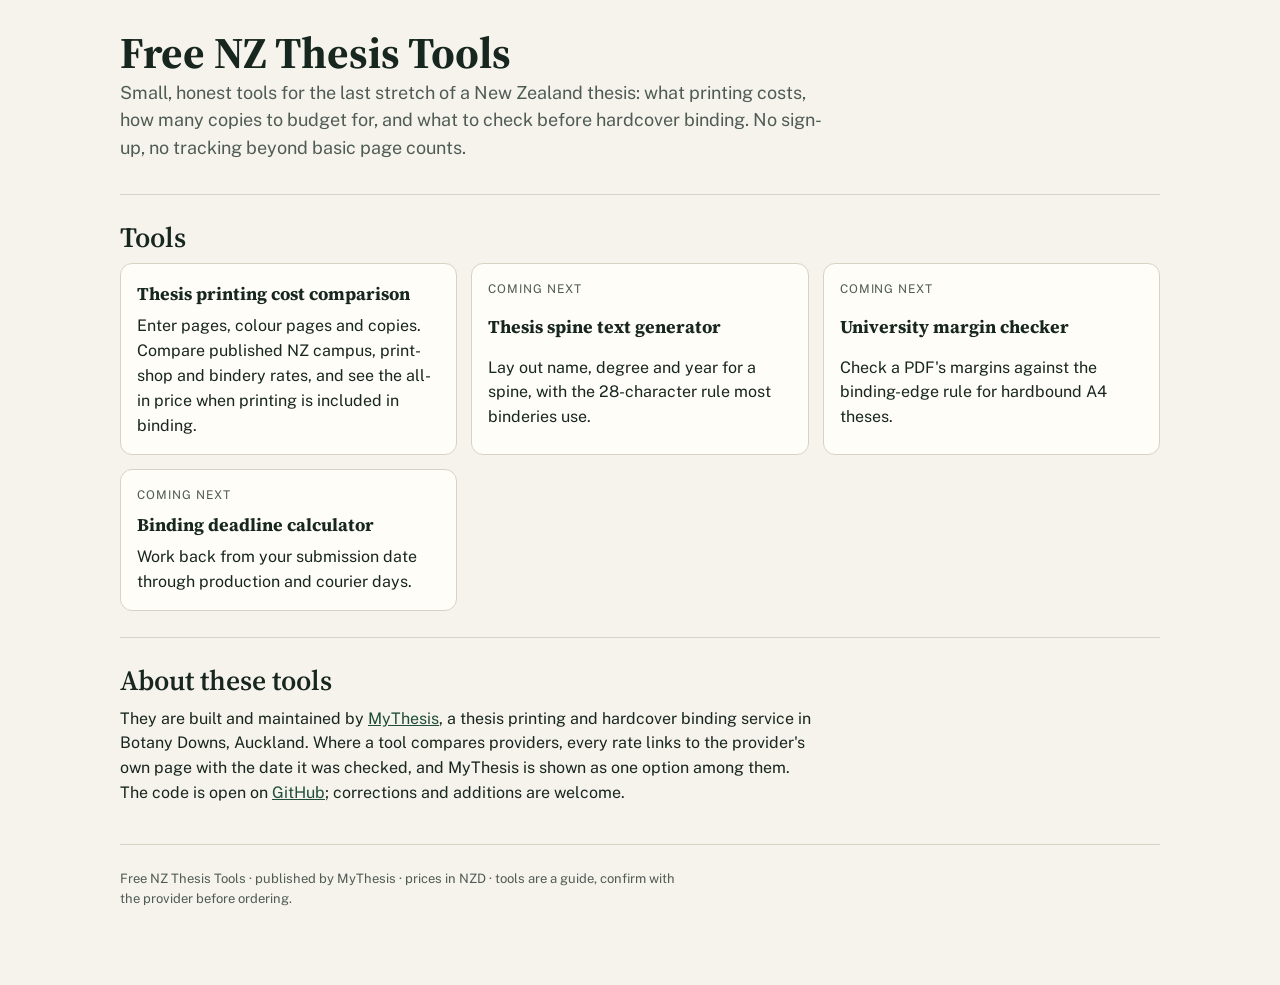
<file: index.html>
<!doctype html>
<html lang="en-NZ">
<head>
<meta charset="utf-8">
<meta name="viewport" content="width=device-width,initial-scale=1,viewport-fit=cover">
<title>Free NZ Thesis Tools: printing cost, binding and submission helpers for New Zealand students</title>
<meta name="description" content="Free, no-sign-up tools for New Zealand thesis students: compare thesis printing costs, plan copies and budget, and get ready for hardcover binding. Published by MyThesis, Auckland.">
<link rel="canonical" href="https://tools.mythesis.co.nz/">
<meta property="og:title" content="Free NZ Thesis Tools">
<meta property="og:description" content="Free tools for New Zealand thesis students: printing cost comparison, copies and budget planning, binding preparation.">
<meta property="og:type" content="website">
<meta property="og:url" content="https://tools.mythesis.co.nz/">
<meta name="robots" content="index,follow">
<link rel="stylesheet" href="https://fonts.googleapis.com/css2?family=Source+Serif+4:opsz,wght@8..60,600;8..60,700&family=Public+Sans:wght@400;500;600&display=swap">
<link rel="stylesheet" href="assets/tools.css">
<script type="application/ld+json">{"@context":"https://schema.org","@type":"WebSite","name":"Free NZ Thesis Tools","url":"https://tools.mythesis.co.nz/","publisher":{"@type":"Organization","name":"MyThesis","url":"https://mythesis.co.nz/"}}</script>
</head>
<body>
<header class="top"><div class="wrap">
  <h1>Free NZ Thesis Tools</h1>
  <p class="lead">Small, honest tools for the last stretch of a New Zealand thesis: what printing costs, how many copies to budget for, and what to check before hardcover binding. No sign-up, no tracking beyond basic page counts.</p>
</div></header>
<main class="wrap">
  <section>
    <h2>Tools</h2>
    <div class="tools">
      <a class="tool" href="thesis-printing-cost/"><strong>Thesis printing cost comparison</strong><span>Enter pages, colour pages and copies. Compare published NZ campus, print-shop and bindery rates, and see the all-in price when printing is included in binding.</span></a>
      <div class="tool"><span class="soon">Coming next</span><strong>Thesis spine text generator</strong><span>Lay out name, degree and year for a spine, with the 28-character rule most binderies use.</span></div>
      <div class="tool"><span class="soon">Coming next</span><strong>University margin checker</strong><span>Check a PDF's margins against the binding-edge rule for hardbound A4 theses.</span></div>
      <div class="tool"><span class="soon">Coming next</span><strong>Binding deadline calculator</strong><span>Work back from your submission date through production and courier days.</span></div>
    </div>
  </section>
  <section>
    <h2>About these tools</h2>
    <p>They are built and maintained by <a href="https://mythesis.co.nz/?utm_source=tools&utm_medium=referral&utm_campaign=tools_index">MyThesis</a>, a thesis printing and hardcover binding service in Botany Downs, Auckland. Where a tool compares providers, every rate links to the provider's own page with the date it was checked, and MyThesis is shown as one option among them. The code is open on <a href="https://github.com/kookniess/nz-thesis-tools">GitHub</a>; corrections and additions are welcome.</p>
  </section>
</main>
<footer class="wrap foot"><p>Free NZ Thesis Tools · published by MyThesis · prices in NZD · tools are a guide, confirm with the provider before ordering.</p></footer>
</body>
</html>
</file>
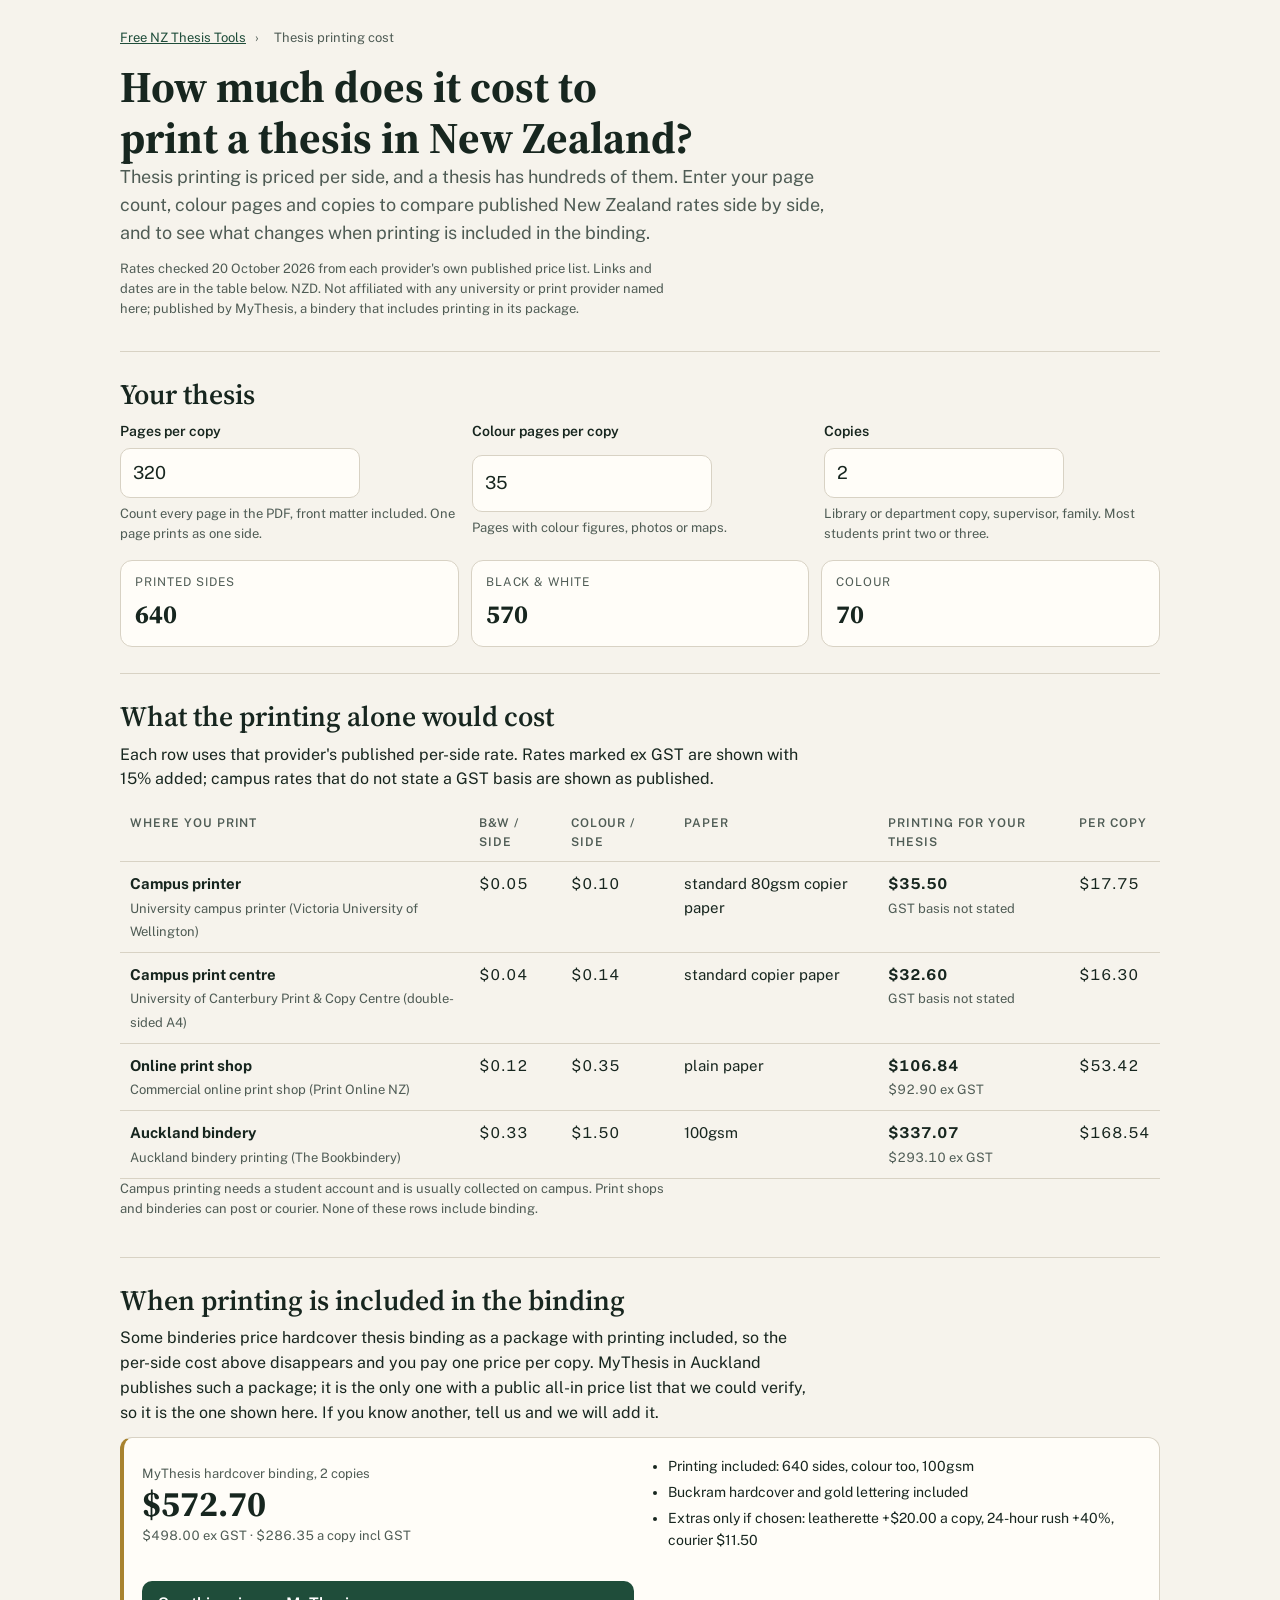
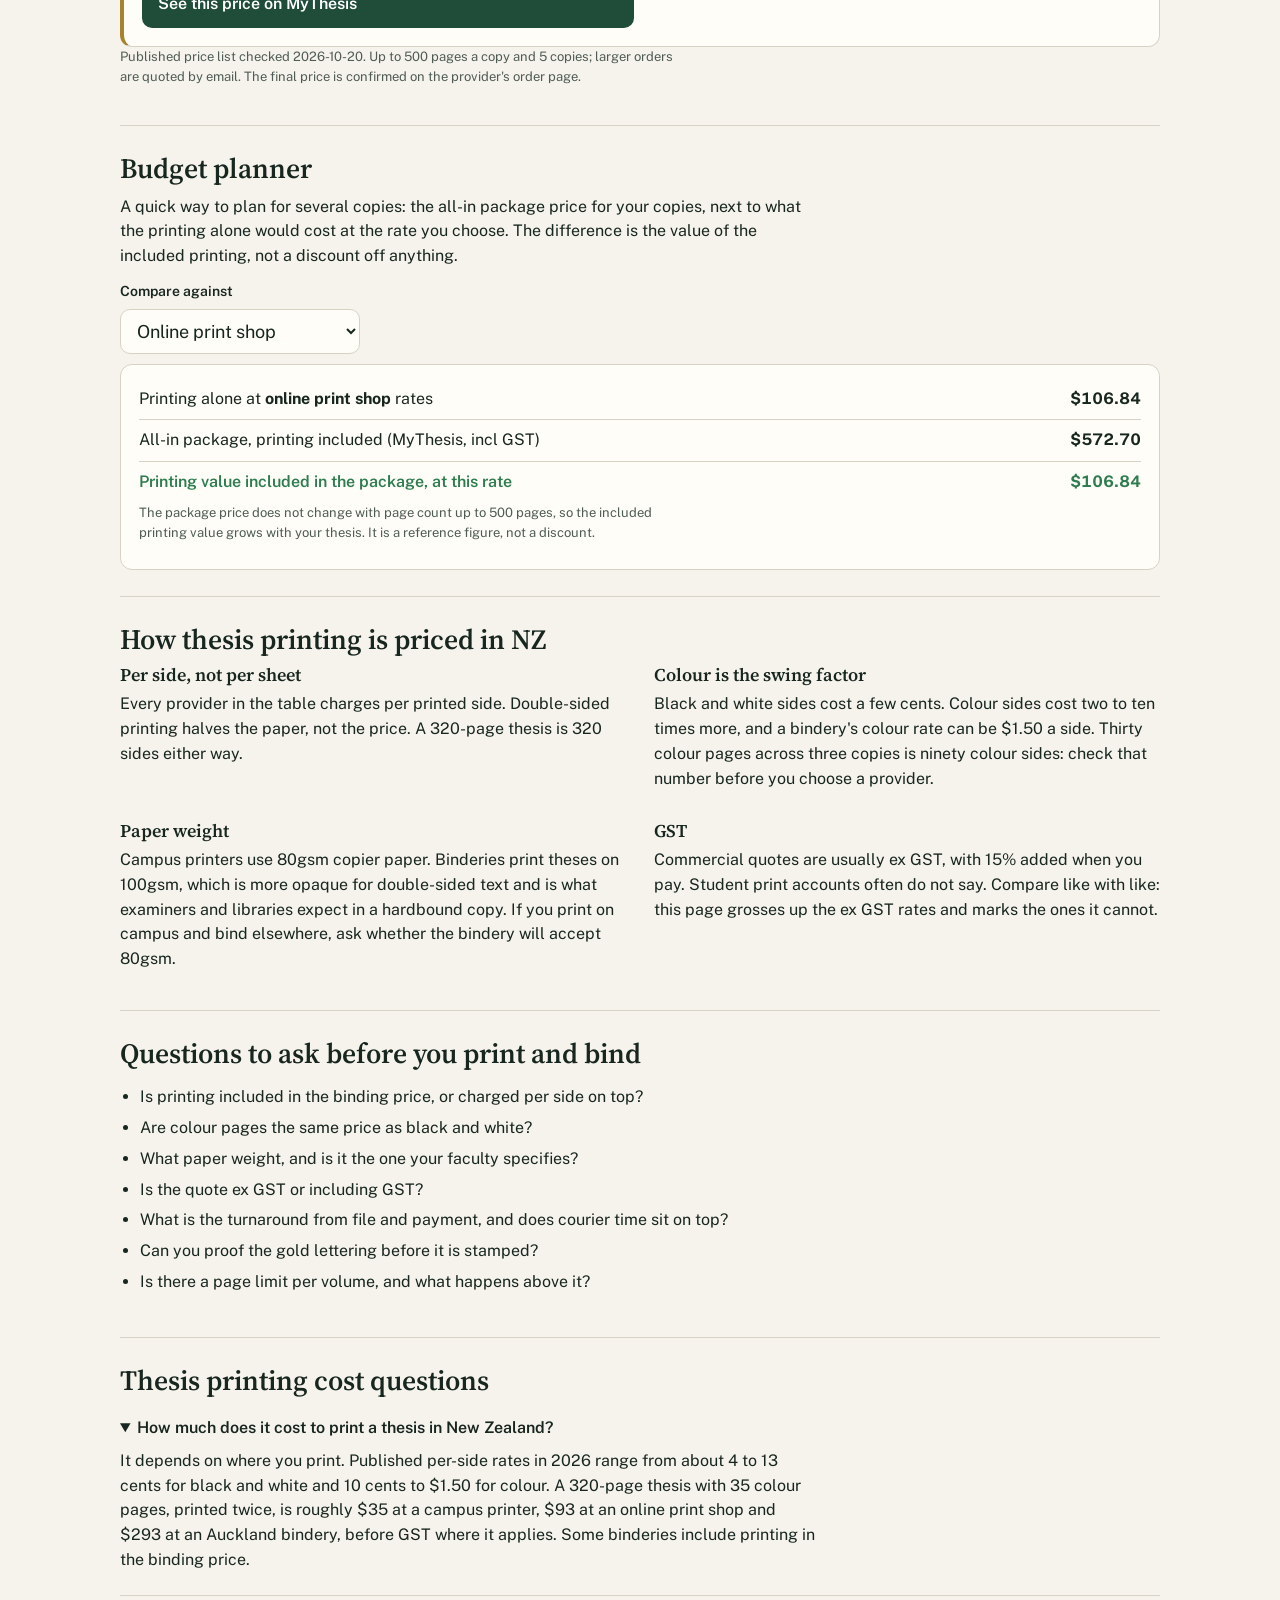
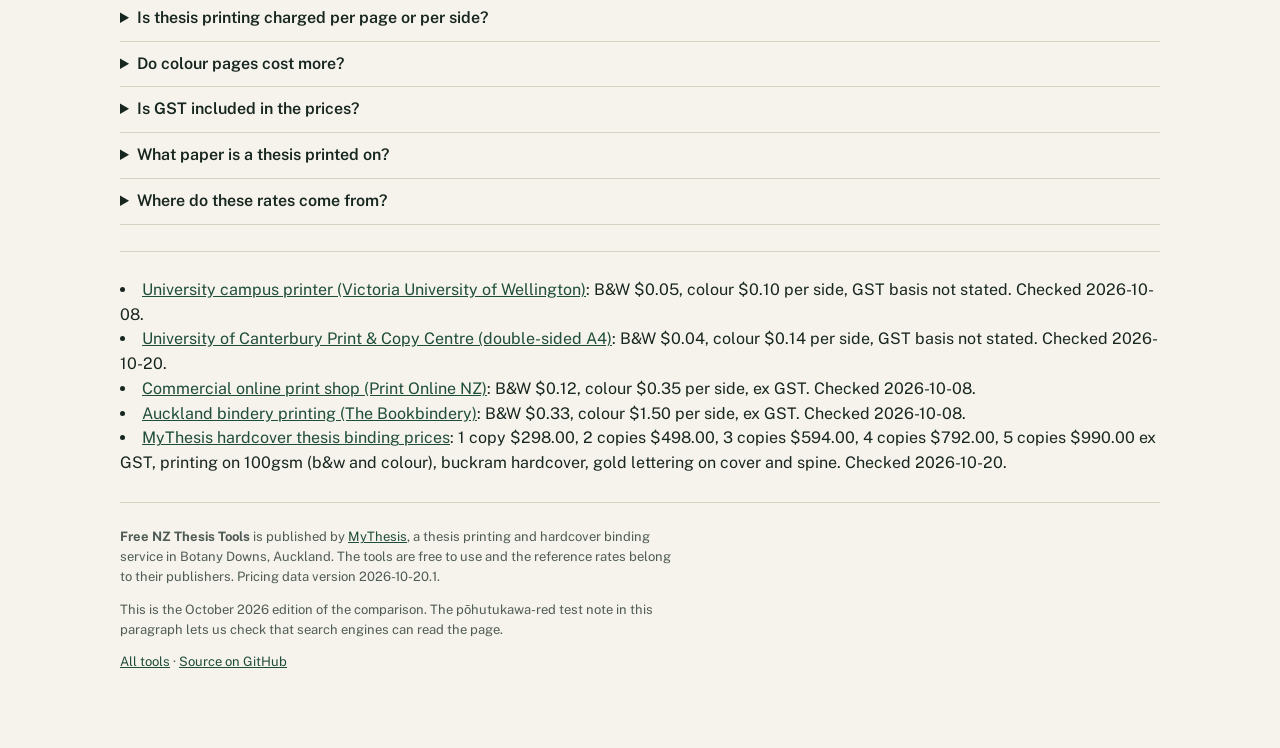
<file: thesis-printing-cost/index.html>
<!doctype html>
<html lang="en-NZ">
<head>
<meta charset="utf-8">
<meta name="viewport" content="width=device-width,initial-scale=1,viewport-fit=cover">
<title>Thesis Printing Cost NZ: Compare Campus, Print Shop and Bindery Rates | Free NZ Thesis Tools</title>
<meta name="description" content="How much does it cost to print a thesis in New Zealand? Enter your pages, colour pages and copies to compare published per-side rates at campus printers, print shops and binderies, and see when printing is included in binding.">
<link rel="canonical" href="https://tools.mythesis.co.nz/thesis-printing-cost/">
<meta property="og:title" content="Thesis Printing Cost NZ: compare campus, print shop and bindery rates">
<meta property="og:description" content="Enter pages, colour pages and copies. See what printing a thesis costs at published NZ rates, and the all-in price when printing is included in hardcover binding.">
<meta property="og:type" content="website">
<meta property="og:url" content="https://tools.mythesis.co.nz/thesis-printing-cost/">
<meta name="robots" content="index,follow,max-image-preview:large">
<link rel="stylesheet" href="https://fonts.googleapis.com/css2?family=Source+Serif+4:opsz,wght@8..60,600;8..60,700&family=Public+Sans:wght@400;500;600&display=swap">
<link rel="stylesheet" href="../assets/tools.css">
<script type="application/ld+json">
{"@context": "https://schema.org", "@graph": [{"@type": "WebApplication", "name": "NZ Thesis Printing Cost Comparison", "url": "https://tools.mythesis.co.nz/thesis-printing-cost/", "applicationCategory": "UtilitiesApplication", "operatingSystem": "Any", "offers": {"@type": "Offer", "price": "0", "priceCurrency": "NZD"}, "publisher": {"@type": "Organization", "name": "MyThesis", "url": "https://mythesis.co.nz/"}, "description": "Compare what it costs to print a thesis in New Zealand at published campus, print-shop and bindery rates, and the all-in price when printing is included in hardcover binding."}, {"@type": "FAQPage", "mainEntity": [{"@type": "Question", "name": "How much does it cost to print a thesis in New Zealand?", "acceptedAnswer": {"@type": "Answer", "text": "It depends on where you print. Published per-side rates in 2026 range from about 4 to 13 cents for black and white and 10 cents to $1.50 for colour, so a 320-page thesis with 35 colour pages printed twice costs roughly $35 at a campus printer, $93 at an online print shop and $293 at an Auckland bindery, before GST where applicable. Some binderies include printing in the hardcover binding price."}}, {"@type": "Question", "name": "Is thesis printing charged per page or per side?", "acceptedAnswer": {"@type": "Answer", "text": "Nearly every NZ provider charges per printed side. A double-sided A4 sheet is two sides, so a 320-page thesis is 320 sides on 160 sheets."}}, {"@type": "Question", "name": "Do colour pages cost more to print?", "acceptedAnswer": {"@type": "Answer", "text": "At campus printers and print shops, yes: colour is typically two to five times the black-and-white rate per side. Some binding packages include colour pages at no extra charge."}}, {"@type": "Question", "name": "Is GST included in NZ printing prices?", "acceptedAnswer": {"@type": "Answer", "text": "Commercial print shops and binderies usually quote prices excluding GST and add 15% at payment. University print accounts often do not state the GST basis. This tool shows which rates are ex GST and grosses them up."}}, {"@type": "Question", "name": "What paper is a thesis printed on?", "acceptedAnswer": {"@type": "Answer", "text": "Campus printers use standard 80gsm copier paper. Binderies that print theses typically use heavier 100gsm paper, which is more opaque for double-sided printing and is what most NZ universities expect for hardbound copies."}}]}]}
</script>
</head>
<body>
<a class="skip" href="#tool">Skip to the comparison</a>
<header class="top">
  <div class="wrap">
    <nav class="crumbs"><a href="../">Free NZ Thesis Tools</a> <span>›</span> <span>Thesis printing cost</span></nav>
    <h1>How much does it cost to print a thesis in New Zealand?</h1>
    <p class="lead">Thesis printing is priced per side, and a thesis has hundreds of them. Enter your page count, colour pages and copies to compare published New Zealand rates side by side, and to see what changes when printing is included in the binding.</p>
    <p class="meta">Rates checked <span id="asof"></span> from each provider's own published price list. Links and dates are in the table below. NZD. Not affiliated with any university or print provider named here; published by MyThesis, a bindery that includes printing in its package.</p>
  </div>
</header>

<main class="wrap">
<section id="tool" aria-labelledby="tool-h">
  <h2 id="tool-h">Your thesis</h2>
  <form class="inputs" id="form" autocomplete="off">
    <div class="field"><label for="pages">Pages per copy</label><input type="number" id="pages" inputmode="numeric" min="10" max="500" step="1" value="320"><span class="hint">Count every page in the PDF, front matter included. One page prints as one side.</span><span class="err" id="pages-err" hidden></span></div>
    <div class="field"><label for="colour">Colour pages per copy</label><input type="number" id="colour" inputmode="numeric" min="0" max="500" step="1" value="35"><span class="hint">Pages with colour figures, photos or maps.</span><span class="err" id="colour-err" hidden></span></div>
    <div class="field"><label for="copies">Copies</label><input type="number" id="copies" inputmode="numeric" min="1" max="20" step="1" value="2"><span class="hint">Library or department copy, supervisor, family. Most students print two or three.</span><span class="err" id="copies-err" hidden></span></div>
  </form>
  <div class="sides" aria-live="polite"><div><span class="k">Printed sides</span><strong id="s-total" class="num"></strong></div><div><span class="k">Black &amp; white</span><strong id="s-bw" class="num"></strong></div><div><span class="k">Colour</span><strong id="s-col" class="num"></strong></div></div>
</section>

<section id="compare" aria-labelledby="cmp-h">
  <h2 id="cmp-h">What the printing alone would cost</h2>
  <p>Each row uses that provider's published per-side rate. Rates marked ex GST are shown with 15% added; campus rates that do not state a GST basis are shown as published.</p>
  <div class="tbl"><table id="cmp"><thead><tr><th>Where you print</th><th>B&amp;W / side</th><th>Colour / side</th><th>Paper</th><th>Printing for your thesis</th><th>Per copy</th></tr></thead><tbody></tbody></table></div>
  <p class="meta">Campus printing needs a student account and is usually collected on campus. Print shops and binderies can post or courier. None of these rows include binding.</p>
</section>

<section id="included" aria-labelledby="inc-h">
  <h2 id="inc-h">When printing is included in the binding</h2>
  <p>Some binderies price hardcover thesis binding as a package with printing included, so the per-side cost above disappears and you pay one price per copy. MyThesis in Auckland publishes such a package; it is the only one with a public all-in price list that we could verify, so it is the one shown here. If you know another, tell us and we will add it.</p>
  <div class="pkg" id="pkg"></div>
  <p class="meta" id="pkg-note"></p>
</section>

<section id="budget" aria-labelledby="bud-h">
  <h2 id="bud-h">Budget planner</h2>
  <p>A quick way to plan for several copies: the all-in package price for your copies, next to what the printing alone would cost at the rate you choose. The difference is the value of the included printing, not a discount off anything.</p>
  <div class="field"><label for="rate">Compare against</label><select id="rate"></select></div>
  <div class="budget" id="bud"></div>
</section>

<section id="how" aria-labelledby="how-h">
  <h2 id="how-h">How thesis printing is priced in NZ</h2>
  <div class="cols">
    <div><h3>Per side, not per sheet</h3><p>Every provider in the table charges per printed side. Double-sided printing halves the paper, not the price. A 320-page thesis is 320 sides either way.</p></div>
    <div><h3>Colour is the swing factor</h3><p>Black and white sides cost a few cents. Colour sides cost two to ten times more, and a bindery's colour rate can be $1.50 a side. Thirty colour pages across three copies is ninety colour sides: check that number before you choose a provider.</p></div>
    <div><h3>Paper weight</h3><p>Campus printers use 80gsm copier paper. Binderies print theses on 100gsm, which is more opaque for double-sided text and is what examiners and libraries expect in a hardbound copy. If you print on campus and bind elsewhere, ask whether the bindery will accept 80gsm.</p></div>
    <div><h3>GST</h3><p>Commercial quotes are usually ex GST, with 15% added when you pay. Student print accounts often do not say. Compare like with like: this page grosses up the ex GST rates and marks the ones it cannot.</p></div>
  </div>
</section>

<section id="checklist" aria-labelledby="chk-h">
  <h2 id="chk-h">Questions to ask before you print and bind</h2>
  <ul class="check">
    <li>Is printing included in the binding price, or charged per side on top?</li>
    <li>Are colour pages the same price as black and white?</li>
    <li>What paper weight, and is it the one your faculty specifies?</li>
    <li>Is the quote ex GST or including GST?</li>
    <li>What is the turnaround from file and payment, and does courier time sit on top?</li>
    <li>Can you proof the gold lettering before it is stamped?</li>
    <li>Is there a page limit per volume, and what happens above it?</li>
  </ul>
</section>

<section id="faq" class="faq" aria-labelledby="faq-h">
  <h2 id="faq-h">Thesis printing cost questions</h2>
  <details open><summary>How much does it cost to print a thesis in New Zealand?</summary><p>It depends on where you print. Published per-side rates in 2026 range from about 4 to 13 cents for black and white and 10 cents to $1.50 for colour. A 320-page thesis with 35 colour pages, printed twice, is roughly $35 at a campus printer, $93 at an online print shop and $293 at an Auckland bindery, before GST where it applies. Some binderies include printing in the binding price.</p></details>
  <details><summary>Is thesis printing charged per page or per side?</summary><p>Per printed side at nearly every NZ provider. A double-sided A4 sheet is two sides.</p></details>
  <details><summary>Do colour pages cost more?</summary><p>At campus printers and print shops, yes, usually two to five times the black-and-white rate. Some binding packages include colour at no extra charge.</p></details>
  <details><summary>Is GST included in the prices?</summary><p>Print shops and binderies usually quote ex GST and add 15% at payment. University print accounts often do not state the basis. The comparison table shows which is which.</p></details>
  <details><summary>What paper is a thesis printed on?</summary><p>Campus printers use 80gsm copier paper. Binderies that print theses use 100gsm, which most universities expect for hardbound copies.</p></details>
  <details><summary>Where do these rates come from?</summary><p>Each rate links to the provider's own page and shows the date it was checked. Providers change prices without notice, so treat the figures as a guide and confirm before ordering.</p></details>
</section>

<section id="sources" aria-labelledby="src-h">
  <h2 id="src-h">Sources</h2>
  <ul class="sources" id="sources"></ul>
</section>
</main>

<footer class="wrap foot">
  <p><strong>Free NZ Thesis Tools</strong> is published by <a href="https://mythesis.co.nz/?utm_source=tools&utm_medium=referral&utm_campaign=thesis_printing_cost">MyThesis</a>, a thesis printing and hardcover binding service in Botany Downs, Auckland. The tools are free to use and the reference rates belong to their publishers. Pricing data version <span id="cfgv"></span>.</p>
  <p>This is the October 2026 edition of the comparison. The pōhutukawa-red test note in this paragraph lets us check that search engines can read the page.</p>
  <p><a href="../">All tools</a> · <a href="https://github.com/kookniess/nz-thesis-tools">Source on GitHub</a></p>
</footer>

<script type="module">
import { validate, sides, printingCost, packageQuote, nzd } from "../assets/calc-core.js";
const cfg = await (await fetch("../assets/pricing.json")).json();
const $ = id => document.getElementById(id);
$("asof").textContent = new Date(cfg.asOf + "T00:00:00").toLocaleDateString("en-NZ", { day: "numeric", month: "long", year: "numeric" });
$("cfgv").textContent = cfg.version;
cfg.referenceRates.forEach(r => { const o = document.createElement("option"); o.value = r.id; o.textContent = r.short; $("rate").appendChild(o); });
$("rate").value = "printshop";
$("sources").innerHTML = cfg.referenceRates.map(r => `<li><a href="${r.url}" rel="noopener" target="_blank">${r.name}</a>: B&amp;W ${nzd(r.bw)}, colour ${nzd(r.colour)} per side, ${r.gst === "ex" ? "ex GST" : "GST basis not stated"}. Checked ${r.checked}.</li>`).join("") +
  `<li><a href="${cfg.package.pricingUrl}?utm_source=tools&utm_medium=referral&utm_campaign=thesis_printing_cost" rel="noopener" target="_blank">${cfg.package.provider} hardcover thesis binding prices</a>: ${cfg.package.copyTiers.map(t => `${t.copies} ${t.copies === 1 ? "copy" : "copies"} ${nzd(t.price)}`).join(", ")} ex GST, ${cfg.package.includes.toLowerCase()}. Checked ${cfg.package.checked}.</li>`;

const read = () => ({ pages: num("pages"), colour: num("colour"), copies: num("copies") });
const num = id => $(id).value === "" ? NaN : Number($(id).value);

function render() {
  const s = read(), errs = validate(s, cfg), ok = Object.keys(errs).length === 0;
  ["pages", "colour", "copies"].forEach(k => { const e = $(k + "-err"); e.textContent = errs[k] || ""; e.hidden = !errs[k]; });
  if (!ok) { ["s-total", "s-bw", "s-col"].forEach(id => $(id).textContent = "—"); $("cmp").querySelector("tbody").innerHTML = ""; $("pkg").innerHTML = ""; $("bud").innerHTML = ""; $("pkg-note").textContent = ""; return; }
  const x = sides(s);
  $("s-total").textContent = x.total.toLocaleString("en-NZ"); $("s-bw").textContent = x.bw.toLocaleString("en-NZ"); $("s-col").textContent = x.colour.toLocaleString("en-NZ");
  $("cmp").querySelector("tbody").innerHTML = cfg.referenceRates.map(r => { const p = printingCost(s, r, cfg.gstRate);
    return `<tr><td><strong>${r.short}</strong><br><span class="meta">${r.name}</span></td><td class="num">${nzd(r.bw)}</td><td class="num">${nzd(r.colour)}</td><td>${r.paper}</td><td class="num"><strong>${nzd(p.incl)}</strong><br><span class="meta">${r.gst === "ex" ? nzd(p.ex) + " ex GST" : "GST basis not stated"}</span></td><td class="num">${nzd(p.perCopyIncl)}</td></tr>`; }).join("");
  const pkg = packageQuote(s, cfg.package, cfg.gstRate), P = cfg.package;
  if (pkg) {
    $("pkg").innerHTML = `<div class="pkg-card"><div><span class="k">${P.provider} hardcover binding, ${s.copies} ${s.copies === 1 ? "copy" : "copies"}</span><strong class="big num">${nzd(pkg.total)}</strong><span class="meta num">${nzd(pkg.subtotal)} ex GST · ${nzd(pkg.perCopyIncl)} a copy incl GST</span></div><ul><li>Printing included: ${x.total.toLocaleString("en-NZ")} sides, colour too, 100gsm</li><li>Buckram hardcover and gold lettering included</li><li>Extras only if chosen: leatherette +${nzd(P.leatherettePerCopy)} a copy, ${P.rushLabel} +${Math.round(P.rushPercent * 100)}%, courier ${nzd(P.courierFee)}</li></ul><a class="btn" href="${P.orderUrl}?copies=${s.copies}&product=thesis&utm_source=tools&utm_medium=referral&utm_campaign=thesis_printing_cost" rel="noopener" target="_blank">See this price on ${P.provider}</a></div>`;
    $("pkg-note").textContent = `Published price list checked ${P.checked}. Up to ${P.maxPages} pages a copy and ${P.copyTiers.at(-1).copies} copies; larger orders are quoted by email. The final price is confirmed on the provider's order page.`;
  } else {
    $("pkg").innerHTML = `<div class="pkg-card"><p>${P.provider} publishes package prices for 1 to ${P.copyTiers.at(-1).copies} copies and up to ${P.maxPages} pages a copy. Your numbers fall outside that, so the provider quotes individually.</p></div>`; $("pkg-note").textContent = "";
  }
  const r = cfg.referenceRates.find(z => z.id === $("rate").value), p = printingCost(s, r, cfg.gstRate);
  $("bud").innerHTML = pkg ? `<div class="bud-row"><span>Printing alone at <strong>${r.short.toLowerCase()}</strong> rates</span><strong class="num">${nzd(p.incl)}</strong></div><div class="bud-row"><span>All-in package, printing included (${P.provider}, incl GST)</span><strong class="num">${nzd(pkg.total)}</strong></div><div class="bud-row total"><span>Printing value included in the package, at this rate</span><strong class="num">${nzd(p.incl)}</strong></div><p class="meta">The package price does not change with page count up to ${P.maxPages} pages, so the included printing value grows with your thesis. It is a reference figure, not a discount.</p>` : `<p class="meta">Choose 1 to ${P.copyTiers.at(-1).copies} copies and up to ${P.maxPages} pages to use the planner.</p>`;
}
["pages", "colour", "copies"].forEach(id => $(id).addEventListener("input", render));
$("rate").addEventListener("change", render);
render();
</script>
</body>
</html>
</file>
<file: assets/tools.css>
/* Free NZ Thesis Tools — shared stylesheet. Palette: deep green ink on warm paper, brass accent. */
:root{--bg:#f6f3ec;--paper:#fffdf8;--ink:#17261f;--ink-2:#4f5c55;--line:#d8d2c4;--green:#1f4d3a;--green-2:#163a2b;--brass:#a8832f;--brass-2:#d4b068;--ok:#2e7d4f;--ok-bg:#e6f2ea;--err:#a93838;
--font-display:"Source Serif 4",Georgia,"Times New Roman",serif;--font-body:"Public Sans",system-ui,-apple-system,"Segoe UI",sans-serif}
@media (prefers-color-scheme:dark){:root{--bg:#121a16;--paper:#1a2520;--ink:#ece7da;--ink-2:#aab3ac;--line:#2f3f37;--green:#2b6b51;--green-2:#1f4d3a;--brass:#d4b068;--brass-2:#e5cc8f;--ok:#6fcf97;--ok-bg:#1d3328;--err:#ff9b9b;color-scheme:dark}}
*{box-sizing:border-box}
html{scroll-padding-top:16px}
body{margin:0;background:var(--bg);color:var(--ink);font-family:var(--font-body);font-size:16px;line-height:1.55;padding-inline:16px;padding-block:0 40px}
.wrap{max-width:1040px;margin:0 auto}
h1,h2,h3{font-family:var(--font-display);line-height:1.15;text-wrap:balance;margin:0}
h1{font-size:clamp(30px,5vw,44px);font-weight:700}
h2{font-size:clamp(22px,3vw,28px);font-weight:600;margin-bottom:10px}
h3{font-size:18px;font-weight:600;margin-bottom:6px}
p{margin:0 0 12px;max-width:70ch}
a{color:var(--green)} @media (prefers-color-scheme:dark){a{color:var(--brass-2)}}
.skip{position:absolute;left:-999px}.skip:focus{left:16px;top:8px;background:var(--paper);padding:8px;z-index:9}
.top{padding-block:28px 20px}
.crumbs{font-size:13px;color:var(--ink-2);margin-bottom:14px}.crumbs span{margin:0 6px}
.lead{font-size:18px;color:var(--ink-2);max-width:64ch}
.meta{font-size:13px;color:var(--ink-2)}
.num{font-variant-numeric:tabular-nums}
main section{padding-block:26px;border-top:1px solid var(--line)}
.inputs{display:grid;grid-template-columns:repeat(3,1fr);gap:16px}
@media (max-width:680px){.inputs{grid-template-columns:1fr}}
.field{display:grid;gap:6px;min-width:0}.field label{font-weight:600;font-size:14px}
.hint{font-size:13px;color:var(--ink-2)}.err{font-size:13px;color:var(--err)}
input[type=number],select{font:inherit;font-size:18px;padding:10px 12px;border:1px solid var(--line);border-radius:10px;background:var(--paper);color:var(--ink);width:100%;max-width:240px}
input:focus,select:focus,a:focus-visible{outline:3px solid var(--brass-2);outline-offset:2px}
.sides{display:grid;grid-template-columns:repeat(3,1fr);gap:12px;margin-top:16px}
@media (max-width:560px){.sides{grid-template-columns:1fr 1fr}}
.sides div{background:var(--paper);border:1px solid var(--line);border-radius:12px;padding:12px 14px;display:grid;gap:2px}
.sides .k{font-size:12px;letter-spacing:.08em;text-transform:uppercase;color:var(--ink-2)}.sides strong{font-family:var(--font-display);font-size:26px}
.tbl{overflow-x:auto}table{border-collapse:collapse;width:100%;font-size:15px;min-width:640px}
th,td{text-align:left;padding:10px;border-bottom:1px solid var(--line);vertical-align:top}
th{font-size:12px;letter-spacing:.08em;text-transform:uppercase;color:var(--ink-2);font-weight:600}
.pkg-card{background:var(--paper);border:1px solid var(--line);border-left:4px solid var(--brass);border-radius:12px;padding:18px;display:grid;grid-template-columns:1fr 1fr;gap:16px;align-items:center}
@media (max-width:680px){.pkg-card{grid-template-columns:1fr}}
.pkg-card .k{font-size:13px;color:var(--ink-2);display:block}.pkg-card .big{font-family:var(--font-display);font-size:36px;display:block;line-height:1.1}
.pkg-card ul{margin:0;padding-left:18px;font-size:14px}.pkg-card li{margin-bottom:4px}
.btn{display:inline-block;margin-top:10px;background:var(--green);color:#fff;text-decoration:none;font-weight:600;padding:11px 16px;border-radius:10px}.btn:hover{background:var(--green-2)}
.budget{background:var(--paper);border:1px solid var(--line);border-radius:12px;padding:14px 18px;margin-top:10px}
.bud-row{display:flex;justify-content:space-between;gap:12px;padding:8px 0;border-bottom:1px solid var(--line)}.bud-row.total{border-bottom:0;color:var(--ok);font-weight:600}
.cols{display:grid;grid-template-columns:1fr 1fr;gap:18px 28px}@media (max-width:680px){.cols{grid-template-columns:1fr}}
.check{padding-left:20px}.check li{margin-bottom:6px}
.faq details{border-bottom:1px solid var(--line);padding:10px 0}.faq summary{cursor:pointer;font-weight:600}.faq p{margin-top:8px}
.sources{padding-left:20px;font-size:14px}.sources li{margin-bottom:6px}
.foot{border-top:1px solid var(--line);padding-block:24px;font-size:13px;color:var(--ink-2)}
.tools{display:grid;grid-template-columns:repeat(auto-fit,minmax(260px,1fr));gap:14px;margin-top:8px}
.tool{text-decoration:none;color:inherit;background:var(--paper);border:1px solid var(--line);border-radius:12px;padding:16px;display:grid;gap:6px}
.tool strong{font-family:var(--font-display);font-size:18px}
a.tool:hover{border-color:var(--brass)}
.tool .soon{font-size:12px;letter-spacing:.08em;text-transform:uppercase;color:var(--ink-2)}
</file>
